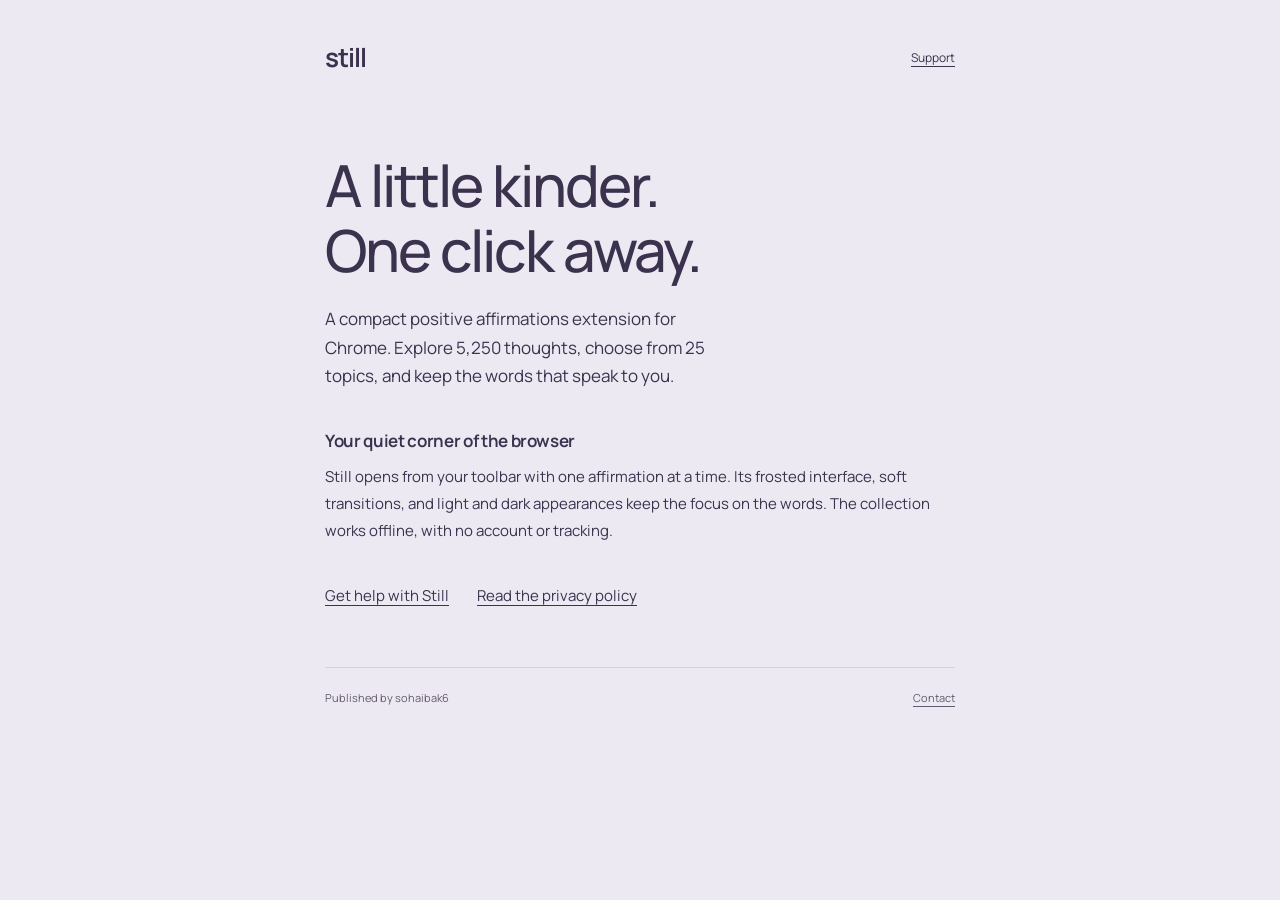
<file: index.html>
<!doctype html>
<html lang="en">
<head>
  <meta charset="utf-8">
  <meta name="viewport" content="width=device-width, initial-scale=1">
  <meta name="description" content="Support and privacy information for Still, a compact positive affirmations extension for Chrome.">
  <title>Still • Positive Affirmations</title>
  <link rel="icon" href="assets/icon32.png">
  <link rel="stylesheet" href="site.css">
</head>
<body>
  <main>
    <nav aria-label="Still pages"><span class="wordmark">still</span><a href="support.html">Support</a></nav>
    <h1>A little kinder.<br>One click away.</h1>
    <p class="intro">A compact positive affirmations extension for Chrome. Explore 5,250 thoughts, choose from 25 topics, and keep the words that speak to you.</p>
    <section><h2>Your quiet corner of the browser</h2><p>Still opens from your toolbar with one affirmation at a time. Its frosted interface, soft transitions, and light and dark appearances keep the focus on the words. The collection works offline, with no account or tracking.</p></section>
    <section class="page-links"><a href="support.html">Get help with Still</a><a href="privacy.html">Read the privacy policy</a></section>
    <footer><span>Published by sohaibak6</span><a href="mailto:sohaibk1001@gmail.com">Contact</a></footer>
  </main>
</body>
</html>
</file>
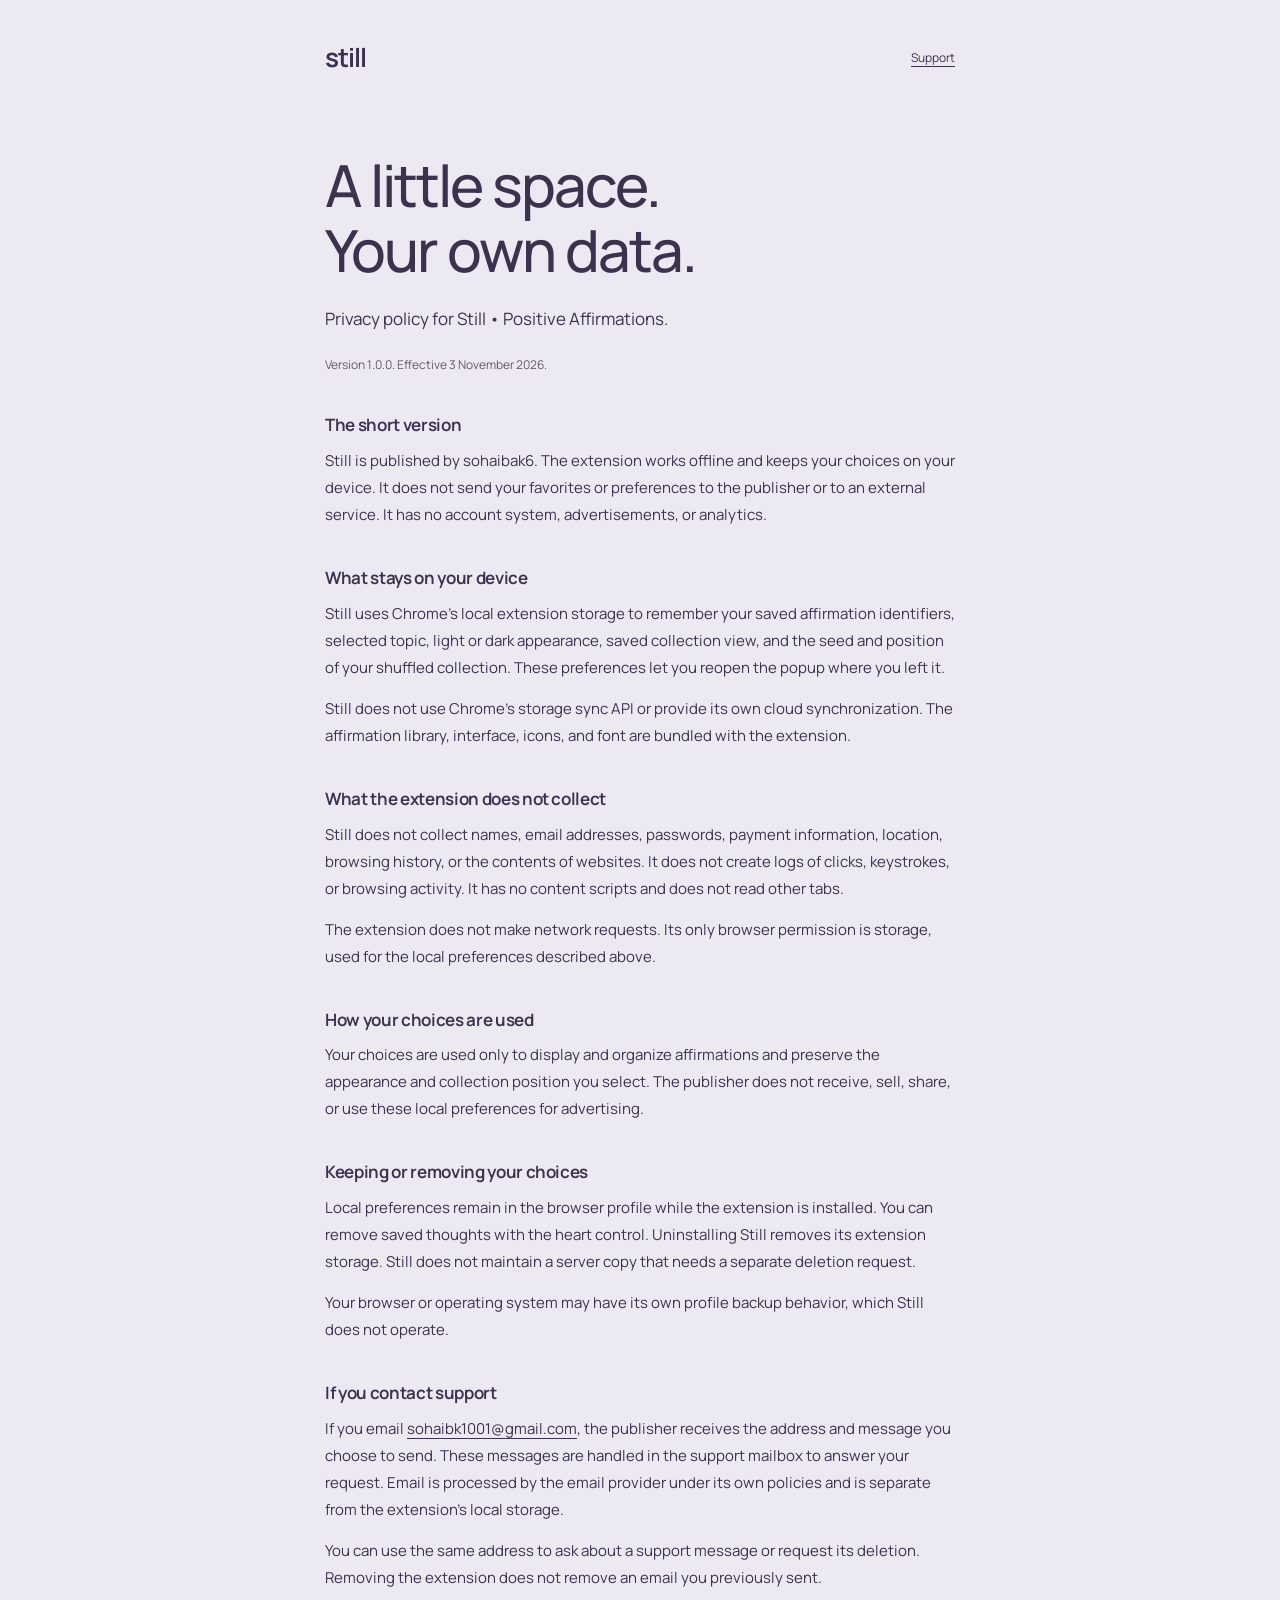
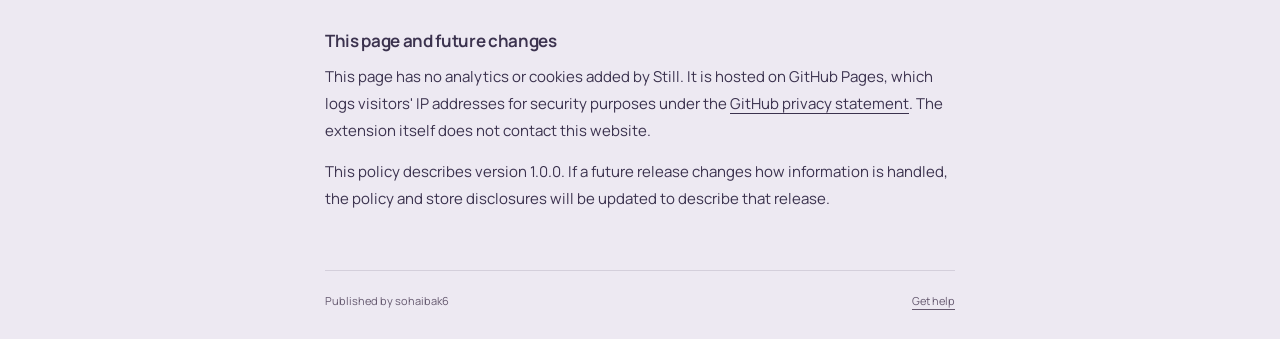
<file: privacy.html>
<!doctype html>
<html lang="en">
<head>
  <meta charset="utf-8">
  <meta name="viewport" content="width=device-width, initial-scale=1">
  <meta name="description" content="How Still stores your affirmation favorites and preferences locally, without accounts or tracking.">
  <title>Privacy • Still</title>
  <link rel="icon" href="assets/icon32.png">
  <link rel="stylesheet" href="site.css">
</head>
<body>
  <main>
    <nav aria-label="Still pages"><a class="wordmark" href="index.html">still</a><a href="support.html">Support</a></nav>
    <h1>A little space.<br>Your own data.</h1>
    <p class="intro">Privacy policy for Still • Positive Affirmations.</p>
    <p class="date">Version 1.0.0. Effective 3 November 2026.</p>
    <section>
      <h2>The short version</h2>
      <p>Still is published by sohaibak6. The extension works offline and keeps your choices on your device. It does not send your favorites or preferences to the publisher or to an external service. It has no account system, advertisements, or analytics.</p>
    </section>
    <section>
      <h2>What stays on your device</h2>
      <p>Still uses Chrome's local extension storage to remember your saved affirmation identifiers, selected topic, light or dark appearance, saved collection view, and the seed and position of your shuffled collection. These preferences let you reopen the popup where you left it.</p>
      <p>Still does not use Chrome's storage sync API or provide its own cloud synchronization. The affirmation library, interface, icons, and font are bundled with the extension.</p>
    </section>
    <section>
      <h2>What the extension does not collect</h2>
      <p>Still does not collect names, email addresses, passwords, payment information, location, browsing history, or the contents of websites. It does not create logs of clicks, keystrokes, or browsing activity. It has no content scripts and does not read other tabs.</p>
      <p>The extension does not make network requests. Its only browser permission is storage, used for the local preferences described above.</p>
    </section>
    <section>
      <h2>How your choices are used</h2>
      <p>Your choices are used only to display and organize affirmations and preserve the appearance and collection position you select. The publisher does not receive, sell, share, or use these local preferences for advertising.</p>
    </section>
    <section>
      <h2>Keeping or removing your choices</h2>
      <p>Local preferences remain in the browser profile while the extension is installed. You can remove saved thoughts with the heart control. Uninstalling Still removes its extension storage. Still does not maintain a server copy that needs a separate deletion request.</p>
      <p>Your browser or operating system may have its own profile backup behavior, which Still does not operate.</p>
    </section>
    <section>
      <h2>If you contact support</h2>
      <p>If you email <a href="mailto:sohaibk1001@gmail.com">sohaibk1001@gmail.com</a>, the publisher receives the address and message you choose to send. These messages are handled in the support mailbox to answer your request. Email is processed by the email provider under its own policies and is separate from the extension's local storage.</p>
      <p>You can use the same address to ask about a support message or request its deletion. Removing the extension does not remove an email you previously sent.</p>
    </section>
    <section>
      <h2>This page and future changes</h2>
      <p>This page has no analytics or cookies added by Still. It is hosted on GitHub Pages, which logs visitors' IP addresses for security purposes under the <a href="https://docs.github.com/en/site-policy/privacy-policies/github-general-privacy-statement">GitHub privacy statement</a>. The extension itself does not contact this website.</p>
      <p>This policy describes version 1.0.0. If a future release changes how information is handled, the policy and store disclosures will be updated to describe that release.</p>
    </section>
    <footer><span>Published by sohaibak6</span><a href="support.html">Get help</a></footer>
  </main>
</body>
</html>
</file>
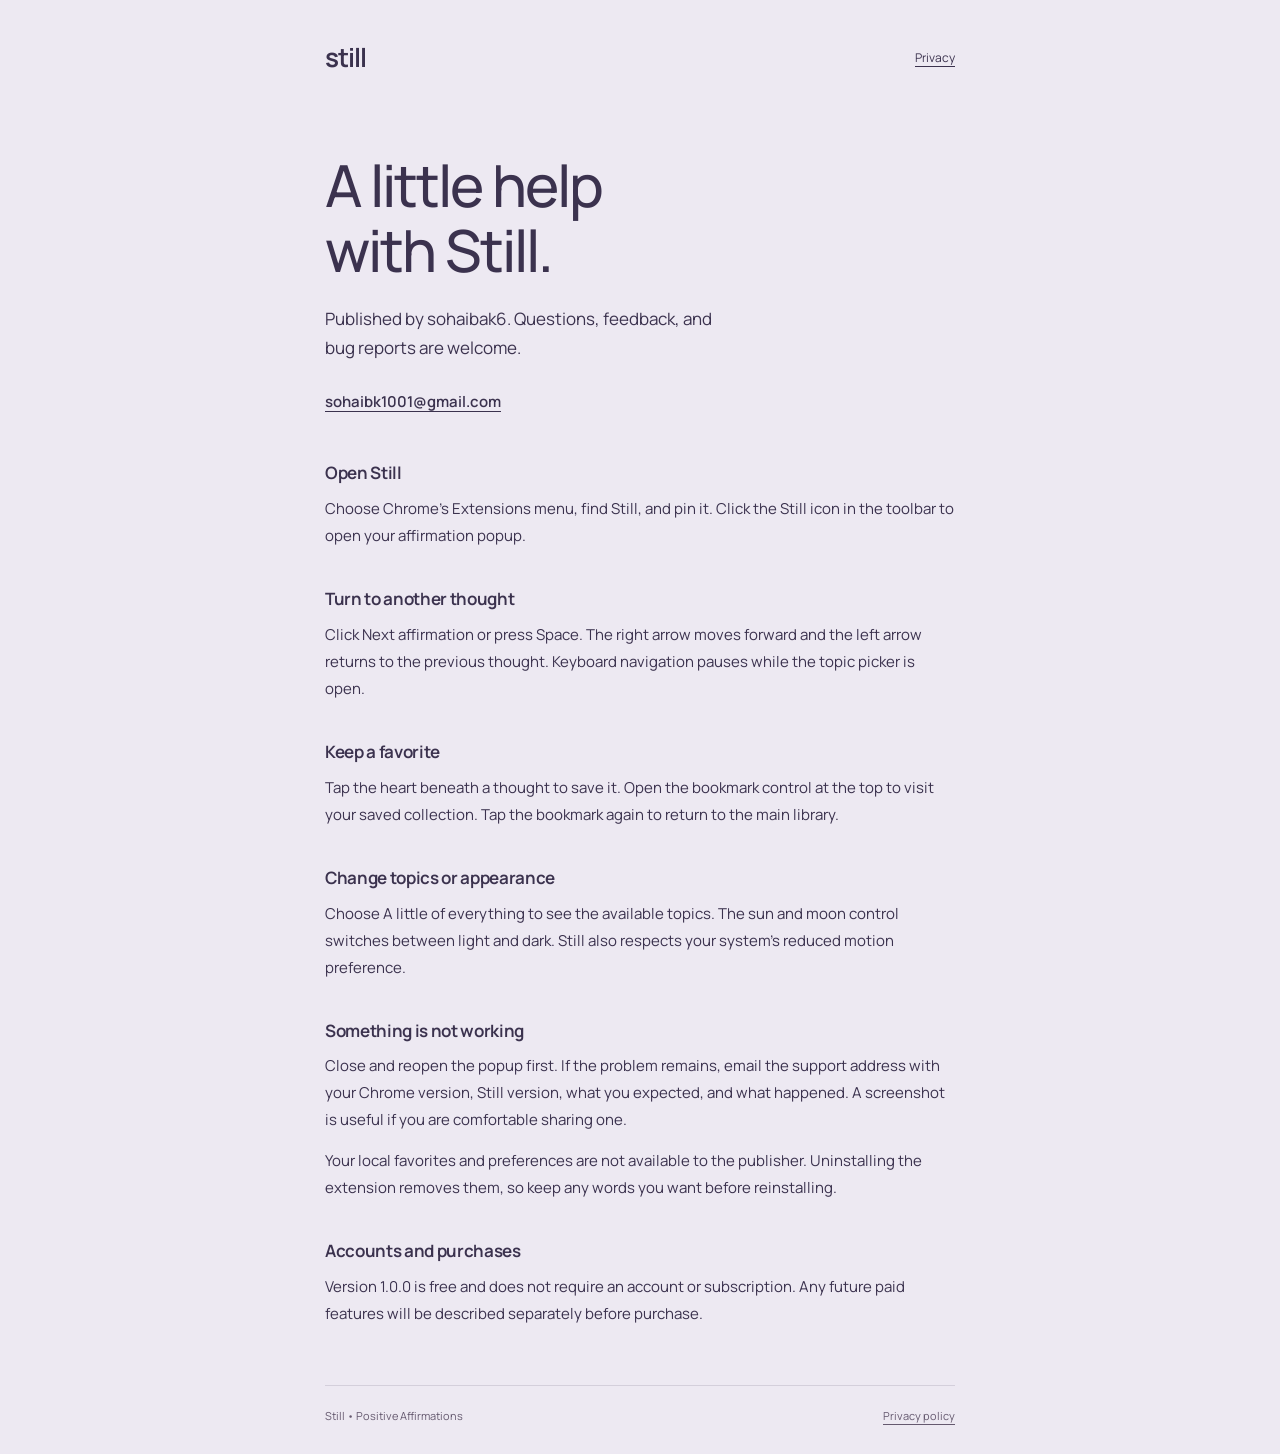
<file: support.html>
<!doctype html>
<html lang="en">
<head>
  <meta charset="utf-8">
  <meta name="viewport" content="width=device-width, initial-scale=1">
  <meta name="description" content="Get help with Still, the compact positive affirmations extension for Chrome.">
  <title>Support • Still</title>
  <link rel="icon" href="assets/icon32.png">
  <link rel="stylesheet" href="site.css">
</head>
<body>
  <main>
    <nav aria-label="Still pages"><a class="wordmark" href="index.html">still</a><a href="privacy.html">Privacy</a></nav>
    <h1>A little help<br>with Still.</h1>
    <p class="intro">Published by sohaibak6. Questions, feedback, and bug reports are welcome.</p>
    <a class="contact" href="mailto:sohaibk1001@gmail.com">sohaibk1001@gmail.com</a>
    <section>
      <h2>Open Still</h2>
      <p>Choose Chrome's Extensions menu, find Still, and pin it. Click the Still icon in the toolbar to open your affirmation popup.</p>
    </section>
    <section>
      <h2>Turn to another thought</h2>
      <p>Click Next affirmation or press Space. The right arrow moves forward and the left arrow returns to the previous thought. Keyboard navigation pauses while the topic picker is open.</p>
    </section>
    <section>
      <h2>Keep a favorite</h2>
      <p>Tap the heart beneath a thought to save it. Open the bookmark control at the top to visit your saved collection. Tap the bookmark again to return to the main library.</p>
    </section>
    <section>
      <h2>Change topics or appearance</h2>
      <p>Choose A little of everything to see the available topics. The sun and moon control switches between light and dark. Still also respects your system's reduced motion preference.</p>
    </section>
    <section>
      <h2>Something is not working</h2>
      <p>Close and reopen the popup first. If the problem remains, email the support address with your Chrome version, Still version, what you expected, and what happened. A screenshot is useful if you are comfortable sharing one.</p>
      <p>Your local favorites and preferences are not available to the publisher. Uninstalling the extension removes them, so keep any words you want before reinstalling.</p>
    </section>
    <section>
      <h2>Accounts and purchases</h2>
      <p>Version 1.0.0 is free and does not require an account or subscription. Any future paid features will be described separately before purchase.</p>
    </section>
    <footer><span>Still • Positive Affirmations</span><a href="privacy.html">Privacy policy</a></footer>
  </main>
</body>
</html>
</file>
<file: site.css>
@font-face { font-family: Manrope; src: url("assets/manrope.ttf") format("truetype"); font-weight: 400 700; font-display: swap; }
:root { color-scheme: light; --ink: #3b324e; --muted: #65596f; --canvas: #ede9f2; --line: rgb(84 68 98 / 16%); }
* { box-sizing: border-box; }
body { margin: 0; background: var(--canvas); color: var(--ink); font-family: Manrope, sans-serif; font-size: 15px; line-height: 1.8; -webkit-font-smoothing: antialiased; }
main { width: min(100% - 48px, 70ch); margin: 0 auto; padding: 34px 0 28px; }
nav { display: flex; align-items: center; justify-content: space-between; margin-bottom: 72px; font-size: 12px; }
a { color: inherit; text-underline-offset: 4px; }
a:hover { text-decoration-thickness: 2px; }
a:focus-visible { outline: 2px solid #76569a; outline-offset: 4px; border-radius: 2px; }
.wordmark { font-size: 26px; font-weight: 650; letter-spacing: -.04em; text-decoration: none; }
h1 { font-size: clamp(38px, 8vw, 58px); font-weight: 500; line-height: 1.12; letter-spacing: -.035em; margin: 0 0 22px; }
.intro { font-size: 17px; line-height: 1.7; max-width: 40ch; margin: 0 0 20px; }
.date { color: var(--muted); font-size: 12px; margin: 0; }
section { margin-top: 38px; }
h2 { font-size: 17px; line-height: 1.4; font-weight: 650; letter-spacing: -.02em; margin: 0 0 10px; }
p { margin: 0 0 14px; }
.contact { display: inline-block; margin: 6px 0 8px; font-weight: 600; overflow-wrap: anywhere; }
.page-links { display: flex; flex-wrap: wrap; gap: 12px 28px; }
footer { display: flex; flex-wrap: wrap; justify-content: space-between; gap: 12px; margin-top: 58px; padding-top: 20px; border-top: 1px solid var(--line); color: var(--muted); font-size: 11px; }
@media (max-width: 480px) { nav { margin-bottom: 50px; } main { width: calc(100% - 40px); } }
@media (prefers-color-scheme: dark) { :root { color-scheme: dark; --ink: #f1eaf6; --muted: #c0b4cc; --canvas: #292331; --line: rgb(241 234 246 / 16%); } }
</file>
